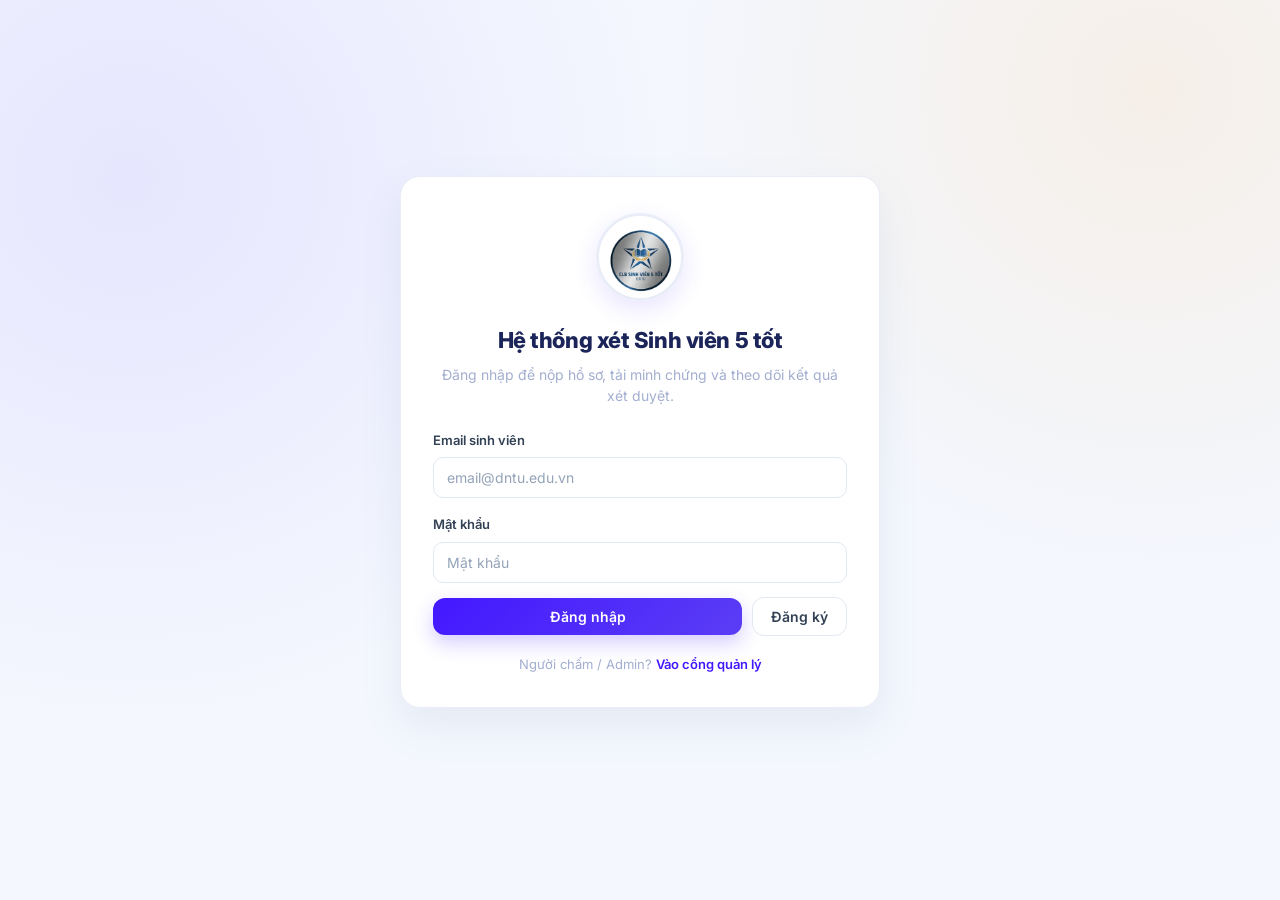
<file: index.html>
<!DOCTYPE html>
<html lang="vi">
<head>
  <meta charset="UTF-8">
  <meta name="viewport" content="width=device-width,initial-scale=1.0">
  <title>Cổng sinh viên — SV5T</title>
  <link rel="preconnect" href="https://fonts.googleapis.com">
  <link rel="preconnect" href="https://fonts.gstatic.com" crossorigin>
  <link href="https://fonts.googleapis.com/css2?family=Inter:wght@400;500;600;700;800&display=swap" rel="stylesheet">
  <link rel="stylesheet" href="assets/sv5t.css">
  <link rel="stylesheet" href="assets/dash-theme.css">
  <link rel="icon" type="image/png" href="assets/logo.png">
</head>
<body data-portal="student" class="dash-body">
<div class="loading" id="loading"><div>Đang xử lý dữ liệu...</div></div>

<div id="authScreen" class="auth-screen">
  <div class="auth-card" id="studentAuthBox">
    <div class="auth-brand">
      <img src="assets/logo.png" alt="CLB Sinh viên 5 tốt DNTU">
      <h1 id="appTitle">Hệ thống xét Sinh viên 5 tốt</h1>
      <p>Đăng nhập để nộp hồ sơ, tải minh chứng và theo dõi kết quả xét duyệt.</p>
    </div>
    <div class="field-grid">
      <div class="field col-12"><label>Email sinh viên</label><input id="s_username" type="email" placeholder="email@dntu.edu.vn" autocomplete="username"></div>
      <div class="field col-12"><label>Mật khẩu</label><input id="s_password" type="password" placeholder="Mật khẩu" autocomplete="current-password"></div>
    </div>
    <div class="toolbar" style="margin-top:14px">
      <button class="btn primary" style="flex:1" onclick="login()">Đăng nhập</button>
      <button class="btn secondary" onclick="toggleRegister()">Đăng ký</button>
    </div>
    <div id="registerBox" style="display:none;margin-top:16px;border-top:1px solid var(--dash-line);padding-top:14px">
      <div class="alert info"><b>Đăng ký:</b> nhập email và mật khẩu ở trên rồi bấm tạo tài khoản.</div>
      <button class="btn primary" onclick="registerStudent()">Tạo tài khoản sinh viên</button>
    </div>
    <div id="studentAuthResult"></div>
    <div class="auth-switch">Người chấm / Admin? <a href="quan-ly.html">Vào cổng quản lý</a></div>
  </div>
</div>

<div id="dashApp" class="dash-app">
  <div class="dash-sidebar-overlay" onclick="closeDashSidebar()"></div>
  <aside class="dash-sidebar">
    <div class="dash-brand">
      <img src="assets/logo.png" alt="Logo">
      <div class="dash-brand-text"><b>SV5T DNTU</b><span>Cổng sinh viên</span></div>
    </div>
    <div id="dashSidebarProfile" class="dash-sidebar-profile"></div>
    <nav class="dash-nav">
      <button type="button" class="dash-nav-item active" onclick="showStudentSection('overview',this)">
        <span class="nav-ico">🏠</span> Tổng quan
      </button>
      <button type="button" class="dash-nav-item" onclick="showStudentSection('application',this)">
        <span class="nav-ico">📄</span> Hồ sơ &amp; minh chứng
      </button>
    </nav>
    <div class="dash-nav-footer">
      <a href="quan-ly.html" class="dash-nav-item"><span class="nav-ico">⚙</span> Cổng quản lý</a>
    </div>
  </aside>

  <div class="dash-center">
    <header class="dash-header">
      <button type="button" class="dash-menu-btn" id="dashMenuBtn" aria-label="Mở menu" onclick="toggleDashSidebar()">☰</button>
      <h1 id="dashPageTitle">Tổng quan</h1>
      <div class="dash-header-actions">
        <button class="btn secondary small" onclick="loadMyApplication()">Tải lại</button>
      </div>
    </header>

    <main class="dash-main">
      <div id="apiStatusBox" style="display:none"></div>

      <div id="studentOverviewSection">
        <div class="dash-panel" id="studentProfileBox">
          <div class="dash-panel-head">
            <div><h2>Hồ sơ sinh viên</h2><div class="desc" id="studentInfoText"></div></div>
          </div>
          <div id="studentDashProfile" class="student-dash-profile"></div>
          <div id="studentStatus"></div>
          <div id="workflowBox"></div>
        </div>
      </div>

      <div id="studentApplicationSection" style="display:none">
        <div class="dash-panel" id="studentApplicationBox">
          <div class="dash-panel-head">
            <div><h2>Thông tin &amp; minh chứng</h2><div class="desc">Nhập thông tin cá nhân và nộp minh chứng theo từng tiêu chí.</div></div>
          </div>
          <div class="quick-cards">
            <div class="quick-card"><div class="icon">1</div><b>Thông tin</b><span>Họ tên, khoa, lớp, liên hệ.</span></div>
            <div class="quick-card"><div class="icon">2</div><b>Minh chứng</b><span>PDF và ảnh theo tiêu chí.</span></div>
            <div class="quick-card"><div class="icon">3</div><b>Nộp hồ sơ</b><span>Gửi chờ người chấm duyệt.</span></div>
            <div class="quick-card"><div class="icon">4</div><b>Kết quả</b><span>Xem đạt / không đạt từng mục.</span></div>
          </div>
          <div class="field-grid">
            <input id="app_schoolYear" type="hidden">
            <div class="field col-6"><label>Họ tên <span class="req">*</span></label><input id="app_fullName" placeholder="Nhập họ và tên"></div>
            <div class="field col-3"><label>Giới tính <span class="req">*</span></label><select id="app_gender"><option value="">Chọn</option><option value="Nam">Nam</option><option value="Nữ">Nữ</option><option value="Khác">Khác</option></select></div>
            <div class="field col-3"><label>Ngày sinh <span class="req">*</span></label><input id="app_birthDate" type="date"></div>
            <div class="field col-3"><label>Dân tộc <span class="req">*</span></label><input id="app_ethnicity" placeholder="VD: Kinh"></div>
            <div class="field col-3"><label>Năm thứ <span class="req">*</span></label><select id="app_yearOfStudy"><option value="">Chọn</option><option value="1">Năm 1</option><option value="2">Năm 2</option><option value="3">Năm 3</option><option value="4">Năm 4</option><option value="5">Khác</option></select></div>
            <div class="field col-3"><label>Khoa <span class="req">*</span></label><select id="app_faculty" onchange="onAppFacultyChange()"><option value="">Chọn khoa</option></select></div>
            <div class="field col-3"><label>Lớp <span class="req">*</span></label><select id="app_className" onchange="onAppClassChange()"><option value="">Chọn lớp</option></select></div>
            <div class="field col-3" id="app_classCustomWrap" style="display:none"><label>Lớp (nhập tay) <span class="req">*</span></label><input id="app_classNameCustom" placeholder="VD: 26DTH1"></div>
            <div class="field col-3"><label>Chức vụ Đoàn, Hội <span class="req">*</span></label><input id="app_unionPosition" placeholder="Đoàn viên"></div>
            <div class="field col-4"><label>Số điện thoại <span class="req">*</span></label><input id="app_phone" placeholder="09xxxxxxxx"></div>
            <div class="field col-8"><label>Ghi chú</label><input id="app_studentNote" placeholder="Ghi chú thêm"></div>
          </div>
          <div class="personal-info-actions toolbar">
            <button type="button" class="btn secondary" id="btnEditPersonal" onclick="togglePersonalEdit(true)">Sửa thông tin</button>
            <button type="button" class="btn secondary" id="btnCancelPersonal" onclick="cancelPersonalEdit()">Hủy sửa</button>
            <button type="button" class="btn primary" id="btnSavePersonal" onclick="savePersonalInfo()">Lưu thông tin cá nhân</button>
          </div>
          <div id="personalInfoResult"></div>
          <div id="editWindowBanner" class="edit-window-banner" style="display:none">
            <div class="edit-window-text" id="editWindowText"></div>
            <div class="toolbar edit-window-actions">
              <button type="button" class="btn secondary" id="btnEditApplication" onclick="toggleApplicationEdit(true)">Sửa hồ sơ</button>
              <button type="button" class="btn secondary" id="btnCancelApplicationEdit" onclick="cancelApplicationEdit()">Hủy sửa</button>
              <button type="button" class="btn primary" id="btnSaveEvidence" onclick="saveApplication(false)">Lưu minh chứng</button>
            </div>
          </div>
          <div id="criteriaContainer"></div>
          <div class="toolbar">
            <button class="btn secondary" id="btnSaveDraft" onclick="saveApplication(false)">Lưu nháp</button>
            <button class="btn primary" id="btnSubmitApp" onclick="saveApplication(true)">Nộp hồ sơ</button>
          </div>
          <div id="applicationResult"></div>
        </div>
      </div>
    </main>
  </div>

  <aside class="dash-aside" id="dashAside"></aside>
</div>

<div class="org" id="orgText" style="display:none"></div>
<script src="assets/sv5t.js"></script>
</body>
</html>
</file>
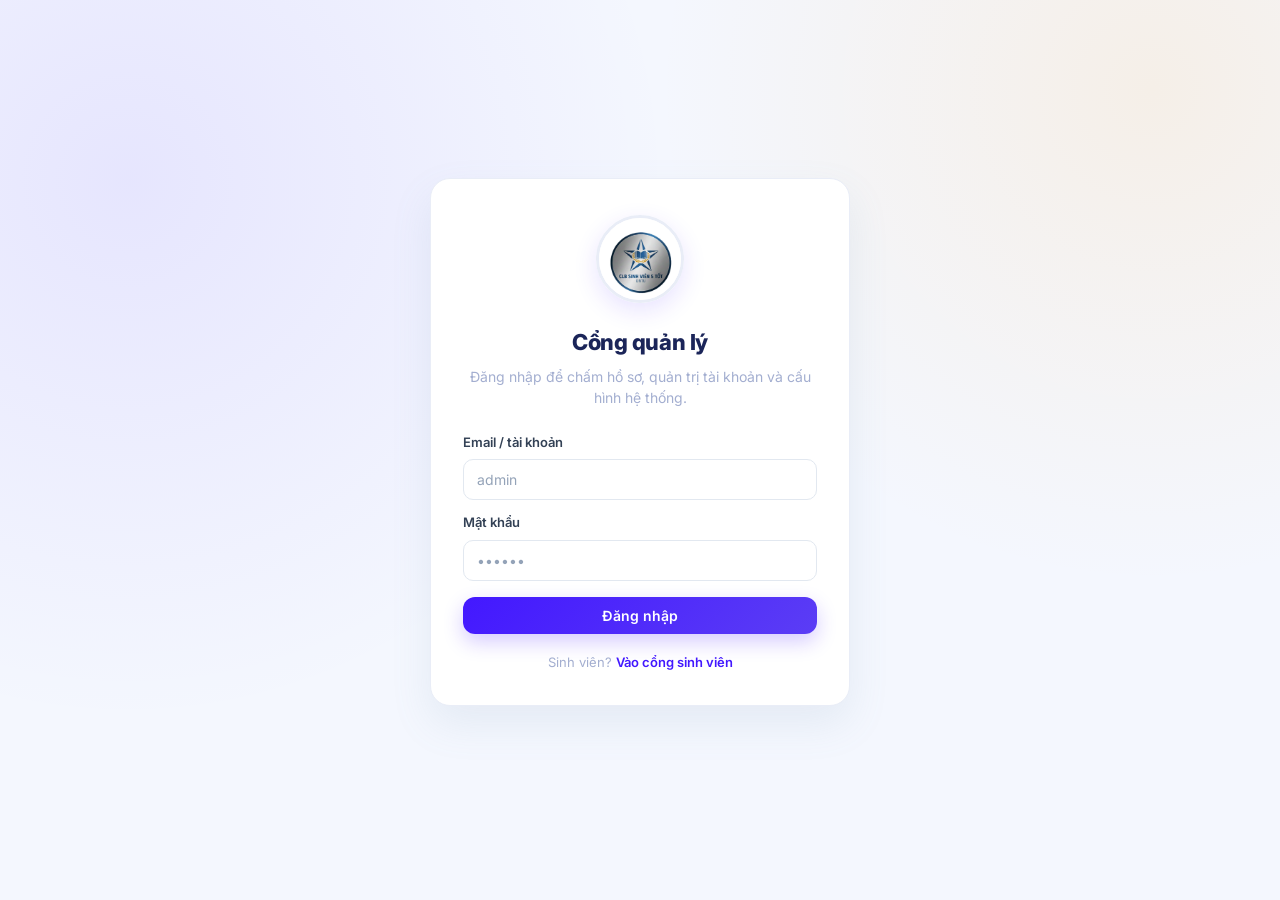
<file: quan-ly.html>
<!DOCTYPE html>
<html lang="vi">
<head>
  <meta charset="UTF-8">
  <meta name="viewport" content="width=device-width,initial-scale=1.0">
  <title>Cổng quản lý — SV5T</title>
  <link rel="preconnect" href="https://fonts.googleapis.com">
  <link rel="preconnect" href="https://fonts.gstatic.com" crossorigin>
  <link href="https://fonts.googleapis.com/css2?family=Inter:wght@400;500;600;700;800&display=swap" rel="stylesheet">
  <link rel="stylesheet" href="assets/sv5t.css">
  <link rel="stylesheet" href="assets/dash-theme.css">
  <link rel="icon" type="image/png" href="assets/logo.png">
</head>
<body data-portal="admin" class="dash-body">
<div class="loading" id="loading"><div>Đang xử lý dữ liệu...</div></div>

<div id="authScreen" class="auth-screen">
  <div class="auth-card" id="reviewerLoginBox">
    <div class="auth-brand">
      <img src="assets/logo.png" alt="CLB Sinh viên 5 tốt DNTU">
      <h1>Cổng quản lý</h1>
      <p>Đăng nhập để chấm hồ sơ, quản trị tài khoản và cấu hình hệ thống.</p>
    </div>
    <label>Email / tài khoản</label>
    <input id="a_username" value="" autocomplete="username" placeholder="admin">
    <label style="margin-top:12px">Mật khẩu</label>
    <input id="a_password" type="password" value="" autocomplete="current-password" placeholder="••••••">
    <button class="btn primary" style="margin-top:16px;width:100%" onclick="login()">Đăng nhập</button>
    <div id="adminAuthResult"></div>
    <div class="auth-switch">Sinh viên? <a href="index.html">Vào cổng sinh viên</a></div>
  </div>
</div>

<div id="dashApp" class="dash-app">
  <div class="dash-sidebar-overlay" onclick="closeDashSidebar()"></div>
  <aside class="dash-sidebar">
    <div class="dash-brand">
      <img src="assets/logo.png" alt="Logo">
      <div class="dash-brand-text"><b>SV5T DNTU</b><span>Quản lý xét duyệt</span></div>
    </div>
    <div id="dashSidebarProfile" class="dash-sidebar-profile"></div>
    <nav class="dash-nav" id="adminTabs">
      <button type="button" class="dash-nav-item active" data-section="applications" onclick="showAdminSection('applications',this)">
        <span class="nav-ico">📋</span> Hồ sơ
      </button>
      <button type="button" class="dash-nav-item" data-section="users" onclick="showAdminSection('users',this)">
        <span class="nav-ico">👥</span> Tài khoản
      </button>
      <button type="button" class="dash-nav-item" data-section="criteria" onclick="showAdminSection('criteria',this)">
        <span class="nav-ico">✓</span> Tiêu chí
      </button>
      <button type="button" class="dash-nav-item" data-section="data" onclick="showAdminSection('data',this)">
        <span class="nav-ico">⚙</span> Cấu hình
      </button>
    </nav>
    <div class="dash-nav-footer">
      <a href="index.html" class="dash-nav-item"><span class="nav-ico">🎓</span> Cổng sinh viên</a>
    </div>
  </aside>

  <div class="dash-center">
    <header class="dash-header">
      <button type="button" class="dash-menu-btn" id="dashMenuBtn" aria-label="Mở menu" onclick="toggleDashSidebar()">☰</button>
      <h1 id="dashPageTitle">Dashboard</h1>
      <div class="dash-search" id="dashSearchWrap">
        <input id="filterQ" placeholder="Tìm MSSV, họ tên, lớp, khoa..." onkeydown="if(event.key==='Enter')loadApplications()">
      </div>
    </header>

    <main class="dash-main">
      <div id="apiStatusBox" style="display:none"></div>

      <div id="reviewerDashboard">
        <div id="statsBox" class="dash-stats"></div>
        <div id="dashCharts" class="dash-grid-2"></div>
        <div class="dash-panel">
          <div class="dash-panel-head">
            <div><h2>Danh sách hồ sơ</h2><div class="desc" id="adminInfoText"></div></div>
          </div>
          <div class="dash-toolbar" id="applicationsToolbar">
            <select id="filterStatus"><option value="">Tất cả trạng thái</option><option value="SUBMITTED">Đã nộp</option><option value="NEED_SUPPLEMENT">Cần bổ sung</option><option value="FINALIZED">Đã chốt</option></select>
            <button class="btn primary small" onclick="loadApplications()">Lọc</button>
            <button class="btn secondary small" onclick="exportResults()">Xuất Excel</button>
            <button class="btn primary small" onclick="exportResultsPdf()">Xuất PDF</button>
          </div>
          <div id="applicationList"></div>
        </div>
      </div>

      <div id="userManageBox" class="dash-panel" style="display:none"></div>
      <div id="criteriaManageBox" class="dash-panel" style="display:none"></div>
      <div id="dataToolsBox" class="dash-panel" style="display:none"></div>
      <div id="detailBox" class="dash-panel detail-review-panel" style="display:none"></div>
    </main>
  </div>

  <aside class="dash-aside" id="dashAside"></aside>
</div>

<script src="assets/sv5t.js"></script>
</body>
</html>
</file>
<file: assets/sv5t.css>
﻿:root{
      --bg:#f0f4f8;--paper:#fff;--ink:#0f172a;--muted:#64748b;--line:#e2e8f0;
      --navy:#0c2340;--navy2:#081829;--accent:#1d4ed8;--accent2:#2563eb;
      --blue:#0284c7;--sky:#0ea5e9;--green:#059669;--red:#dc2626;--amber:#d97706;
      --blueBg:#eff6ff;--greenBg:#ecfdf5;--redBg:#fef2f2;--amberBg:#fff7ed;--soft:#f8fafc;
      --shadow:0 1px 3px rgba(15,23,42,.06),0 8px 24px rgba(15,23,42,.08);
      --radius:12px;--radius-lg:16px;
      --font:"Inter",system-ui,-apple-system,"Segoe UI",Roboto,sans-serif
    }
    *{box-sizing:border-box}
    html{scroll-behavior:smooth}
    body{margin:0;background:var(--bg);font-family:var(--font);color:var(--ink);line-height:1.6;-webkit-font-smoothing:antialiased;text-rendering:optimizeLegibility}
    a{color:var(--accent);text-decoration:none;font-weight:600;transition:color .15s}
    a:hover{color:var(--navy)}
    .app{max-width:1440px;width:100%;margin:0 auto;padding:20px 16px 32px}
    .shell{background:var(--paper);border:1px solid var(--line);border-radius:var(--radius-lg);box-shadow:var(--shadow);overflow:hidden}
    .topbar{min-height:56px;background:linear-gradient(135deg,var(--navy) 0%,#163a6b 100%);color:#fff;display:flex;align-items:center;gap:14px;padding:0 24px;font-size:13px}
    .brand-mark{width:40px;height:40px;border-radius:50%;background:#fff;display:flex;align-items:center;justify-content:center;flex-shrink:0;overflow:hidden;border:2px solid rgba(255,255,255,.35);box-shadow:0 2px 8px rgba(0,0,0,.15);text-decoration:none}
    .brand-mark img{width:100%;height:100%;object-fit:cover;display:block}
    .topbar-title{font-weight:600;font-size:14px;letter-spacing:.01em}.topbar-spacer{flex:1}
    .topbar-user{font-size:13px;font-weight:500;padding:6px 12px;background:rgba(255,255,255,.1);border-radius:999px;border:1px solid rgba(255,255,255,.15)}
    .portal-switch a{color:rgba(255,255,255,.92);font-size:12px;font-weight:600;padding:6px 12px;border-radius:999px;border:1px solid rgba(255,255,255,.22);background:rgba(255,255,255,.08);white-space:nowrap}
    .portal-switch a:hover{color:#fff;background:rgba(255,255,255,.16)}
    .hero-portal-badge{display:inline-block;margin-bottom:8px;font-size:11px;font-weight:800;color:var(--accent);text-transform:uppercase;letter-spacing:.1em;background:var(--blueBg);border:1px solid #bfdbfe;padding:5px 12px;border-radius:999px}
    #reviewerLoginBox .box-title h2::before{background-image:url('logo.png');background-size:cover;background-position:center;border-color:#c7d2fe}
    .masthead{text-align:center;padding:28px 32px 20px;background:linear-gradient(180deg,#fff 0%,#f8fafc 100%);border-bottom:1px solid var(--line);position:relative}
    .masthead-logo{width:104px;height:104px;margin:0 auto 16px;border-radius:50%;overflow:hidden;border:3px solid #e2e8f0;box-shadow:0 6px 20px rgba(15,23,42,.1);background:#fff}
    .masthead-logo img{width:100%;height:100%;object-fit:cover;display:block}
    .masthead::after{content:"";position:absolute;bottom:0;left:50%;transform:translateX(-50%);width:80px;height:3px;background:linear-gradient(90deg,var(--accent),var(--sky));border-radius:999px}
    .org-badge{display:inline-block;font-size:11px;font-weight:700;letter-spacing:.12em;text-transform:uppercase;color:var(--accent);background:var(--blueBg);border:1px solid #bfdbfe;padding:5px 14px;border-radius:999px;margin-bottom:14px}
    .org{font-weight:700;font-size:15px;line-height:1.7;color:var(--navy);letter-spacing:.04em;text-transform:uppercase}
    .underline{display:none}
    .hero{padding:32px 32px 28px;background:#fff;border-bottom:1px solid var(--line);text-align:center}
    .hero h1{margin:0;color:var(--navy);font-size:clamp(22px,3vw,28px);font-weight:800;letter-spacing:-.02em;line-height:1.3}
    .hero p{margin:12px auto 0;max-width:640px;color:var(--muted);font-size:15px;line-height:1.65}
    .nav-wrap{padding:16px 24px;background:var(--soft);border-bottom:1px solid var(--line)}
    .tabs{display:inline-flex;gap:4px;padding:4px;background:#e2e8f0;border-radius:12px;border:1px solid var(--line)}
    .tab{border:0;background:transparent;color:var(--muted);border-radius:9px;padding:10px 22px;font-weight:600;font-size:14px;cursor:pointer;transition:all .2s;font-family:inherit}
    .tab:hover{color:var(--navy);background:rgba(255,255,255,.6)}
    .tab.active{background:#fff;color:var(--navy);box-shadow:0 1px 3px rgba(15,23,42,.08)}
    #apiStatusBox{margin:0!important;padding:0 24px}
    .content{padding:28px 28px 36px;overflow-x:hidden;background:#fafbfc}
    .panel{display:none}.panel.active{display:block}
    .grid{display:grid;grid-template-columns:repeat(12,1fr);gap:16px}
    .col-12{grid-column:span 12}.col-8{grid-column:span 8}.col-7{grid-column:span 7}.col-6{grid-column:span 6}.col-5{grid-column:span 5}.col-4{grid-column:span 4}.col-3{grid-column:span 3}
    .box{background:#fff;border:1px solid var(--line);border-radius:var(--radius-lg);padding:24px;box-shadow:0 1px 2px rgba(15,23,42,.04)}
    .box-title{display:flex;align-items:flex-start;justify-content:space-between;gap:16px;border-bottom:1px solid var(--line);padding-bottom:16px;margin-bottom:20px}
    .box-title h2,.box-title h3{margin:0;color:var(--navy);font-size:20px;font-weight:700;letter-spacing:-.01em}
    .desc{margin-top:6px;color:var(--muted);font-size:14px;line-height:1.55}
    label{display:block;margin:0 0 7px;font-weight:600;font-size:13px;color:#334155}
    input,select,textarea{width:100%;border:1px solid var(--line);border-radius:10px;background:#fff;padding:11px 13px;font-size:14px;outline:none;font-family:inherit;color:var(--ink);transition:border-color .15s,box-shadow .15s}
    textarea{min-height:88px;resize:vertical}
    input:focus,select:focus,textarea:focus{border-color:var(--accent);box-shadow:0 0 0 3px rgba(37,99,235,.12)}
    input::placeholder,textarea::placeholder{color:#94a3b8}
    .field-grid{display:grid;grid-template-columns:repeat(12,1fr);gap:16px}.field.col-12{grid-column:span 12}.field.col-8{grid-column:span 8}.field.col-6{grid-column:span 6}.field.col-4{grid-column:span 4}.field.col-3{grid-column:span 3}
    .req{color:var(--red)}.muted{font-size:13px;color:var(--muted)}.small{font-size:12px}
    .btn{border:0;border-radius:10px;padding:10px 18px;font-weight:600;font-size:14px;cursor:pointer;display:inline-flex;align-items:center;justify-content:center;gap:8px;font-family:inherit;transition:transform .12s,box-shadow .15s,background .15s}
    .btn:hover:not(:disabled){transform:translateY(-1px);box-shadow:0 4px 12px rgba(15,23,42,.12)}
    .btn.primary{background:linear-gradient(135deg,var(--navy),#1e4976);color:#fff}.btn.primary:hover:not(:disabled){background:linear-gradient(135deg,var(--navy2),var(--navy))}
    .btn.secondary{background:#fff;color:#334155;border:1px solid var(--line)}.btn.secondary:hover:not(:disabled){background:var(--soft);border-color:#cbd5e1}
    .btn.ok{background:var(--green);color:#fff}.btn.bad{background:var(--red);color:#fff}.btn.warn{background:var(--amber);color:#fff}.btn.blue{background:var(--accent2);color:#fff}.btn.small{font-size:12px;padding:7px 12px}.btn:disabled{opacity:.55;cursor:not-allowed;transform:none!important;box-shadow:none!important}
    .toolbar{display:flex;gap:10px;flex-wrap:wrap;align-items:center}.toolbar input,.toolbar select{max-width:320px}
    .personal-info-actions{
      margin:4px 0 16px;
      padding:12px 0 4px;
      border-bottom:1px solid var(--line);
    }
    .edit-window-banner{
      margin:12px 0 14px;
      padding:14px 16px;
      border-radius:14px;
      border:1px solid #fcd34d;
      background:linear-gradient(180deg,#fffbeb 0%,#fff7ed 100%);
    }
    .edit-window-banner.is-editing{
      border-color:#86efac;
      background:linear-gradient(180deg,#ecfdf5 0%,#f0fdf4 100%);
    }
    .edit-window-text{
      color:#92400e;
      font-size:14px;
      line-height:1.55;
      margin-bottom:10px;
    }
    .edit-window-banner.is-editing .edit-window-text{color:#166534}
    .edit-window-actions{margin:0}
    .field input.field-locked,
    .field select.field-locked,
    .field textarea.field-locked{
      background:#f8fafc;
      color:#475569;
      cursor:not-allowed;
    }
    .alert{border-radius:var(--radius);padding:14px 16px;margin:14px 0;font-size:14px;line-height:1.55;border-left:4px solid}
    .alert.info{background:var(--blueBg);border-color:var(--accent);color:#1e40af}.alert.ok{background:var(--greenBg);border-color:var(--green);color:#065f46}.alert.bad{background:var(--redBg);border-color:var(--red);color:#991b1b}.alert.warn{background:var(--amberBg);border-color:var(--amber);color:#9a3412}
    .pill{display:inline-flex;align-items:center;border-radius:999px;padding:4px 11px;font-size:11px;font-weight:700;letter-spacing:.02em;background:#f1f5f9;color:#475569;white-space:nowrap;border:1px solid transparent}
    .pill.ok{background:var(--greenBg);color:#065f46;border-color:#a7f3d0}.pill.bad{background:var(--redBg);color:#991b1b;border-color:#fecaca}.pill.warn{background:var(--amberBg);color:#9a3412;border-color:#fed7aa}.pill.blue{background:var(--blueBg);color:#1d4ed8;border-color:#bfdbfe}.pill.navy{background:#e8eef7;color:var(--navy);border-color:#c7d7ef}
    #studentAuthBox,#reviewerLoginBox{grid-column:1/-1;width:100%;max-width:480px;justify-self:center;margin:8px auto 24px}
    #reviewerLoginBox{max-width:420px}
    #studentAuthBox .box-title,#reviewerLoginBox .box-title{display:block;text-align:center}
    #studentAuthBox .box-title h2::before,#reviewerLoginBox .box-title h2::before{content:"";display:block;width:72px;height:72px;margin:0 auto 14px;background:url('logo.png') center/cover no-repeat;border-radius:50%;border:2px solid #bfdbfe;box-shadow:0 4px 14px rgba(15,23,42,.08)}
    table{width:100%;border-collapse:separate;border-spacing:0;background:#fff;border:1px solid var(--line);border-radius:var(--radius);overflow:hidden}
    th,td{padding:12px 14px;border-bottom:1px solid var(--line);font-size:13px;vertical-align:top}
    tr:last-child td{border-bottom:0}
    th{background:#f8fafc;color:#475569;text-transform:uppercase;font-size:11px;font-weight:700;letter-spacing:.06em;text-align:center;border-bottom:1px solid var(--line)}
    .criteria-table{border-collapse:collapse;margin:14px 0 22px}
    .criteria-table th{position:sticky;top:0;z-index:2}
    .group-cell{background:#f8fafc;color:var(--navy);font-weight:800;text-align:center;vertical-align:middle;min-width:140px}
    .order-cell{text-align:center;color:#475569;font-weight:700;white-space:nowrap}
    .criterion-title{font-weight:700;color:#111827}.criterion-help{margin-top:4px;color:var(--muted);font-size:12px}
    .auto-note{background:var(--blueBg);border:1px solid #bae6fd;border-radius:8px;padding:8px;color:#075985}
    .evidence-panel{border:1px dashed #cbd5e1;background:#fcfdff;border-radius:10px;padding:12px;min-width:320px}
    .evidence-upload-grid{display:grid;grid-template-columns:1fr 1fr;gap:10px;margin-top:10px}
    .ev-kind-box{border:1px solid var(--line);border-radius:10px;padding:10px;background:#fff}
    .ev-kind-head{display:flex;justify-content:space-between;align-items:center;margin-bottom:8px;font-size:13px}
    .ev-kind-head b{color:var(--navy)}
    .file-tag{font-size:11px;font-weight:700;padding:2px 8px;border-radius:999px;background:#eef2ff;color:#3730a3}
    .file-tag.pdf{background:#fef2f2;color:#991b1b}
    .file-tag.image{background:#ecfdf5;color:#065f46}
    .review-level-box{border:1px solid var(--line);border-radius:10px;padding:10px;margin:8px 0;background:#fafbfc}
    .review-level-label{font-size:12px;font-weight:800;color:var(--navy);margin-bottom:8px;text-transform:uppercase;letter-spacing:.04em}

    /* Admin chấm hồ sơ */
    #detailBox.detail-review-panel.is-open{margin-top:0}
    .detail-review-head{margin-bottom:12px}
    .detail-review-head .box-title{margin-bottom:10px}
    .detail-review-summary{margin:0}
    .admin-review-scroll{
      max-height:min(68vh,780px);
      overflow:auto;
      margin:0 0 16px;
    }
    .admin-review-table{
      min-width:960px;
      table-layout:fixed;
    }
    .admin-review-table th:nth-child(1){width:48px}
    .admin-review-table th:nth-child(2){width:120px}
    .admin-review-table th:nth-child(3){width:22%}
    .admin-review-table th:nth-child(4){width:24%}
    .admin-review-table .review-col-head{min-width:168px;width:168px}
    .admin-review-table .review-col{
      vertical-align:top;
      min-width:168px;
      width:168px;
      padding:10px 8px;
    }
    .admin-review-table .evidence-cell{
      word-break:break-word;
      overflow-wrap:anywhere;
      font-size:13px;
    }
    .review-compact{
      border:1px solid var(--line);
      border-radius:12px;
      padding:10px;
      background:#fafbfc;
      min-width:0;
    }
    .review-compact-head{
      display:flex;align-items:center;justify-content:space-between;gap:6px;
      margin-bottom:8px;flex-wrap:wrap;
    }
    .review-level-tag{
      font-size:10px;font-weight:800;text-transform:uppercase;
      letter-spacing:.04em;color:var(--muted);
    }
    .review-note-label{
      display:block;font-size:11px;font-weight:700;color:var(--muted);margin-bottom:4px;
    }
    .review-note{
      width:100%;min-height:52px;max-height:120px;resize:vertical;
      border:1px solid var(--line);border-radius:8px;padding:8px 10px;
      font-size:12px;line-height:1.45;box-sizing:border-box;
    }
    .review-compact-actions{
      display:flex;flex-wrap:wrap;gap:6px;margin-top:8px;
    }
    .review-compact-actions .btn{
      flex:1 1 auto;min-width:0;padding:6px 8px;font-size:12px;
    }
    .review-compact-actions .btn.primary{flex:1 1 100%}
    .review-status-btn.active{
      box-shadow:inset 0 0 0 2px rgba(15,23,42,.25);
      transform:translateY(-1px);
    }
    .review-auto-cell{font-size:13px;padding:12px}
    .detail-finalize{
      margin-top:4px;padding:16px;border:1px solid var(--line);
      border-radius:14px;background:#fff;
    }
    .detail-finalize h3{margin:0 0 10px;font-size:16px}
    .review-final-note{
      width:100%;max-width:640px;padding:10px 12px;border-radius:10px;
      border:1px solid var(--line);margin-bottom:10px;box-sizing:border-box;
    }
    .detail-finalize-actions{margin-top:8px}
    .level-col-head{font-size:11px;line-height:1.3}
    .evidence-tools{display:flex;gap:8px;align-items:center;justify-content:space-between;margin-bottom:8px}
    .evidence-row{border:1px solid #dbe3ef;background:#fff;border-radius:10px;padding:10px;margin:8px 0}
    .evidence-row-head{display:flex;justify-content:space-between;gap:8px;align-items:center;margin-bottom:8px}
    .mc-badge{font-weight:800;color:#075985;background:#e0f2fe;border-radius:999px;padding:4px 8px;font-size:12px}
    .file-disabled{background:#f1f5f9;color:#64748b}
    .existing-files{margin:8px 0 0;padding-left:18px}.existing-files li{margin:5px 0}
    .stats{display:grid;grid-template-columns:repeat(6,1fr);gap:12px;margin:16px 0}
    .stat{border:1px solid var(--line);border-radius:var(--radius);padding:16px;background:#fff;transition:box-shadow .15s}
    .stat:hover{box-shadow:0 4px 12px rgba(15,23,42,.06)}
    .stat .num{font-size:26px;font-weight:800;color:var(--navy);letter-spacing:-.02em;line-height:1}
    .stat .label{font-size:12px;color:var(--muted);margin-top:6px;font-weight:500}
    .loading{position:fixed;inset:0;background:rgba(15,23,42,.4);backdrop-filter:blur(4px);display:none;align-items:center;justify-content:center;z-index:9999}
    .loading.active{display:flex}
    .loading div{background:#fff;border-radius:var(--radius-lg);padding:24px 32px;font-weight:600;font-size:15px;box-shadow:var(--shadow);display:flex;align-items:center;gap:14px;color:var(--navy)}
    .loading div::before{content:"";width:22px;height:22px;border:3px solid #e2e8f0;border-top-color:var(--accent);border-radius:50%;animation:spin .7s linear infinite}
    @keyframes spin{to{transform:rotate(360deg)}}
    .footer{text-align:center;color:var(--muted);font-size:13px;padding:20px 24px 24px;background:var(--soft);border-top:1px solid var(--line)}

    body,input,select,textarea,button,table,td,th{font-family:var(--font)}
    .criteria-table td,.criteria-table th{
      white-space:normal;
      word-break:normal;
      overflow-wrap:break-word;
      line-height:1.65;
    }
    .criteria-table td:nth-child(3){
      min-width:420px;
    }
    .criterion-title{
      font-size:14px;
      line-height:1.65;
      font-weight:700;
      word-break:normal;
      overflow-wrap:break-word;
    }
    .raw-criterion{
      display:block;
      padding:2px 0;
    }

    .criteria-table{
      min-width:1680px;
      table-layout:auto;
    }
    .criteria-section-row td{
      background:#f8fafc;
      color:#0f3a66;
      font-weight:800;
      font-size:14px;
      padding:9px 12px;
      border-top:2px solid #d7dde7;
      border-bottom:1px solid #d7dde7;
    }
    .criteria-section-title{
      display:flex;
      align-items:center;
      gap:8px;
    }
    .criteria-section-title::before{background:var(--accent)}
    .criteria-table td:nth-child(3){
      min-width:480px;
    }
    .criteria-table td:nth-child(4){
      min-width:260px;
    }
    .criteria-table td:nth-child(5){
      min-width:430px;
    }

    /* Bảng tiêu chí: cuộn ngang/dọc trong khung cố định, không cần kéo xuống cuối trang */
    .table-scroll{
      width:100%;
      max-width:100%;
      overflow-x:auto;
      overflow-y:visible;
      -webkit-overflow-scrolling:touch;
      border:1px solid var(--line);
      border-radius:12px;
      background:#fff;
      margin:14px 0 22px;
    }
    .table-scroll.criteria-scroll{
      max-height:min(72vh,860px);
      overflow:auto;
      overscroll-behavior:contain;
      scrollbar-gutter:stable;
    }
    .table-scroll .criteria-table{
      margin:0;
      width:100%;
      min-width:1680px;
      border:0;
    }
    .table-scroll.criteria-scroll .criteria-table thead th{
      position:sticky;
      top:0;
      z-index:4;
      box-shadow:0 1px 0 var(--line);
    }
    .table-scroll.criteria-scroll .criteria-table th.level-col-head,
    .table-scroll.criteria-scroll .criteria-table td:nth-child(n+6){
      background:#fff;
    }
    .table-scroll.criteria-scroll .criteria-table thead th.level-col-head{
      background:#f1f5f9;
    }
    .table-scroll::-webkit-scrollbar{height:10px}
    .table-scroll::-webkit-scrollbar-track{background:#eef2f7;border-radius:999px}
    .table-scroll::-webkit-scrollbar-thumb{background:#94a3b8;border-radius:999px}
    .criteria-table th,
    .criteria-table td{
      vertical-align:top;
    }
    .criteria-table th:nth-child(1){width:54px}
    .criteria-table th:nth-child(2){width:145px}
    .criteria-table th:nth-child(3){width:38%}
    .criteria-table th:nth-child(4){width:22%}
    .criteria-table th:nth-child(5){width:30%}
    .criteria-section-row td{
      background:#f8fafc;
    }
    .evidence-panel{
      min-width:0;
      width:100%;
    }
    .evidence-tools{
      flex-wrap:wrap;
    }
    .existing-files{
      word-break:normal;
      overflow-wrap:anywhere;
    }
    @media(max-width:980px){
      .col-8,.col-7,.col-6,.col-5,.col-4,.col-3,.field.col-8,.field.col-6,.field.col-4,.field.col-3{grid-column:span 12}
      .stats{grid-template-columns:repeat(2,1fr)}
      .criteria-table{display:block;overflow-x:auto;white-space:normal}
    }
  

    /* Cột kết quả và lý do duyệt */
    .result-cell{min-width:120px;text-align:center;vertical-align:middle}
    .reason-cell{min-width:240px;color:#334155;font-size:13px;line-height:1.55;white-space:normal;overflow-wrap:anywhere}
    .reason-cell .reason-empty{color:#94a3b8;font-style:italic}
    .supplement-hint{margin-top:8px;color:#9a3412;background:#fff7ed;border:1px solid #fed7aa;border-radius:8px;padding:7px 9px;font-size:12px;font-weight:700}
    .criteria-table th:nth-child(6){width:120px}
    .criteria-table th:nth-child(7){width:240px}


    /* UI trực quan hơn */
    .quick-cards{
      display:grid;
      grid-template-columns:repeat(4,1fr);
      gap:12px;
      margin:12px 0 16px;
    }
    .quick-card{
      border:1px solid var(--line);background:#fff;border-radius:var(--radius);padding:18px;
      box-shadow:0 1px 2px rgba(15,23,42,.04);transition:box-shadow .15s,border-color .15s
    }
    .quick-card:hover{box-shadow:0 6px 16px rgba(15,23,42,.07);border-color:#cbd5e1}
    .quick-card .icon{
      width:40px;height:40px;border-radius:11px;display:flex;align-items:center;justify-content:center;
      background:linear-gradient(135deg,var(--blueBg),#dbeafe);color:var(--accent);font-weight:800;font-size:15px;margin-bottom:12px;border:1px solid #bfdbfe
    }
    .quick-card b{display:block;color:var(--navy);margin-bottom:6px;font-size:14px;font-weight:700}
    .quick-card span{font-size:13px;color:var(--muted);line-height:1.5}
    .admin-tabs{display:flex;gap:6px;flex-wrap:wrap;margin:16px 0;padding:4px;background:#e2e8f0;border-radius:12px;border:1px solid var(--line);width:fit-content;max-width:100%}
    .admin-tab-btn{
      border:0;background:transparent;color:var(--muted);padding:9px 16px;border-radius:9px;
      font-weight:600;font-size:13px;cursor:pointer;font-family:inherit;transition:all .15s
    }
    .admin-tab-btn:hover{color:var(--navy);background:rgba(255,255,255,.5)}
    .admin-tab-btn.active{background:#fff;color:var(--navy);box-shadow:0 1px 3px rgba(15,23,42,.08)}
    .danger-zone{
      border:1px solid #fecaca;background:#fff7f7;border-radius:14px;padding:16px;margin-top:12px;
    }
    .danger-zone h3{margin:0 0 8px;color:#991b1b}
    .account-actions{display:flex;gap:6px;flex-wrap:wrap}

    /* Danh sách hồ sơ admin — responsive */
    .app-list-scroll{
      margin-top:4px;
      border-radius:16px;
      -webkit-overflow-scrolling:touch;
    }
    .app-list-table{
      width:100%;
      min-width:880px;
      table-layout:fixed;
    }
    .app-list-table th:nth-child(1){width:22%}
    .app-list-table th:nth-child(2){width:18%}
    .app-list-table th:nth-child(3){width:16%}
    .app-list-table th:nth-child(4){width:14%}
    .app-list-table th:nth-child(5){width:10%}
    .app-list-table th:nth-child(6){width:20%}
    .app-list-table .app-id{
      display:block;
      word-break:break-all;
      overflow-wrap:anywhere;
      font-size:12px;
      line-height:1.35;
    }
    .app-list-table .app-updated{
      display:block;
      margin-top:4px;
      font-size:11px;
    }
    .app-list-table .app-name{display:block;font-weight:600;color:var(--navy)}
    .app-list-table td span.muted{display:block;margin-top:2px}
    .app-list-table .app-col-status .pill{display:inline-block;margin:2px 4px 2px 0}
    .app-row-actions{
      display:flex;
      flex-direction:row;
      gap:8px;
      flex-wrap:nowrap;
      justify-content:flex-end;
    }
    .app-row-actions .btn{
      flex:1 1 0;
      min-width:0;
      white-space:nowrap;
    }

    @media(max-width:900px){
      .app-list-table{min-width:760px}
    }

    @media(max-width:768px){
      .app-list-scroll{
        overflow:visible;
        border:0;
        background:transparent;
      }
      .app-list-table{
        display:block;
        min-width:0;
        width:100%;
        border:0;
        background:transparent;
        overflow:visible;
        border-radius:0;
      }
      .app-list-table thead{display:none}
      .app-list-table tbody{
        display:flex;
        flex-direction:column;
        gap:12px;
      }
      .app-list-table tr{
        display:block;
        background:#fff;
        border:1px solid var(--line);
        border-radius:16px;
        padding:14px 16px;
        box-shadow:0 8px 20px rgba(112,144,176,.08);
      }
      .app-list-table tr td{
        display:flex;
        align-items:flex-start;
        justify-content:space-between;
        gap:12px;
        padding:10px 0;
        border-bottom:1px solid var(--line);
        text-align:right;
      }
      .app-list-table tr td:last-child{
        border-bottom:0;
        padding-bottom:0;
      }
      .app-list-table tr td:first-child{padding-top:0}
      .app-list-table tr td::before{
        content:attr(data-label);
        flex:0 0 38%;
        max-width:42%;
        text-align:left;
        font-size:11px;
        font-weight:700;
        text-transform:uppercase;
        letter-spacing:.04em;
        color:var(--muted);
        line-height:1.4;
        padding-top:2px;
      }
      .app-list-table tr td.app-col-id,
      .app-list-table tr td.app-col-actions{
        flex-direction:column;
        align-items:stretch;
        text-align:left;
      }
      .app-list-table tr td.app-col-id::before,
      .app-list-table tr td.app-col-actions::before{margin-bottom:4px}
      .app-row-actions{
        flex-direction:row;
        width:100%;
        justify-content:stretch;
      }
      .app-row-actions .btn{
        flex:1;
        min-height:40px;
      }
    }

    @media(max-width:480px){
      .app-row-actions{flex-direction:column}
      .app-row-actions .btn{width:100%;flex:1 1 auto}
    }

    /* Quản lý tài khoản admin — responsive */
    .user-form-panel{
      background:#f8fafc;
      border:1px solid var(--line);
      border-radius:16px;
      padding:18px 18px 16px;
      margin-bottom:20px;
    }
    .user-form-title{
      margin:0 0 14px;
      font-size:15px;
      font-weight:800;
      color:var(--navy);
    }
    .user-form-actions{
      display:flex;
      gap:10px;
      margin-top:14px;
      padding-top:14px;
      border-top:1px solid var(--line);
    }
    .user-form-actions .btn{min-height:42px;padding:0 20px}
    .user-list-head{
      display:flex;
      align-items:center;
      justify-content:space-between;
      gap:12px;
      margin:0 0 12px;
      flex-wrap:wrap;
    }
    .user-list-head h3{
      margin:0;
      font-size:15px;
      font-weight:800;
      color:var(--navy);
    }
    .user-list-count{
      font-size:12px;
      font-weight:700;
      color:var(--muted);
      background:#f1f5f9;
      padding:6px 12px;
      border-radius:999px;
    }
    .user-list-scroll{
      margin-top:4px;
      border-radius:16px;
      -webkit-overflow-scrolling:touch;
    }
    .user-list-table{
      width:100%;
      min-width:920px;
      table-layout:fixed;
    }
    .user-list-table th:nth-child(1){width:20%}
    .user-list-table th:nth-child(2){width:16%}
    .user-list-table th:nth-child(3){width:10%}
    .user-list-table th:nth-child(4){width:18%}
    .user-list-table th:nth-child(5){width:12%}
    .user-list-table th:nth-child(6){width:24%}
    .user-list-table .user-login{
      display:block;
      word-break:break-all;
      overflow-wrap:anywhere;
      font-size:12px;
      line-height:1.35;
    }
    .user-list-table .user-email{
      display:block;
      margin-top:4px;
      font-size:11px;
    }
    .user-list-table .user-col-name,
    .user-list-table .user-col-faculty{
      word-break:break-word;
      overflow-wrap:anywhere;
    }
    .user-row-actions{
      display:grid;
      grid-template-columns:1fr 1fr;
      gap:6px;
      width:100%;
    }
    .user-row-actions .btn{
      min-width:0;
      white-space:nowrap;
      padding-left:8px;
      padding-right:8px;
      font-size:11px;
    }

    @media(max-width:900px){
      .user-list-table{min-width:800px}
    }

    @media(max-width:768px){
      .user-form-panel{padding:14px}
      .user-form-actions .btn{flex:1}
      .user-list-scroll{
        overflow:visible;
        border:0;
        background:transparent;
      }
      .user-list-table{
        display:block;
        min-width:0;
        width:100%;
        border:0;
        background:transparent;
        overflow:visible;
        border-radius:0;
      }
      .user-list-table thead{display:none}
      .user-list-table tbody{
        display:flex;
        flex-direction:column;
        gap:12px;
      }
      .user-list-table tr{
        display:block;
        background:#fff;
        border:1px solid var(--line);
        border-radius:16px;
        padding:14px 16px;
        box-shadow:0 8px 20px rgba(112,144,176,.08);
      }
      .user-list-table tr td{
        display:flex;
        align-items:flex-start;
        justify-content:space-between;
        gap:12px;
        padding:10px 0;
        border-bottom:1px solid var(--line);
        text-align:right;
      }
      .user-list-table tr td:last-child{
        border-bottom:0;
        padding-bottom:0;
      }
      .user-list-table tr td:first-child{padding-top:0}
      .user-list-table tr td::before{
        content:attr(data-label);
        flex:0 0 38%;
        max-width:42%;
        text-align:left;
        font-size:11px;
        font-weight:700;
        text-transform:uppercase;
        letter-spacing:.04em;
        color:var(--muted);
        line-height:1.4;
        padding-top:2px;
      }
      .user-list-table tr td.user-col-login,
      .user-list-table tr td.user-col-actions{
        flex-direction:column;
        align-items:stretch;
        text-align:left;
      }
      .user-list-table tr td.user-col-login::before,
      .user-list-table tr td.user-col-actions::before{margin-bottom:4px}
      .user-row-actions{
        grid-template-columns:1fr 1fr;
        gap:8px;
      }
      .user-row-actions .btn{
        min-height:40px;
        font-size:12px;
      }
    }

    @media(max-width:480px){
      .user-row-actions{grid-template-columns:1fr}
      .user-row-actions .btn{width:100%}
    }

    /* Quản lý tiêu chí admin — responsive */
    .crit-list-scroll{
      margin-top:4px;
      border-radius:16px;
      -webkit-overflow-scrolling:touch;
    }
    .crit-list-table{
      width:100%;
      min-width:900px;
      table-layout:fixed;
    }
    .crit-list-table th:nth-child(1){width:18%}
    .crit-list-table th:nth-child(2){width:28%}
    .crit-list-table th:nth-child(3){width:14%}
    .crit-list-table th:nth-child(4){width:12%}
    .crit-list-table th:nth-child(5){width:12%}
    .crit-list-table th:nth-child(6){width:16%}
    .crit-group-name{display:block;font-weight:700;color:var(--navy)}
    .crit-group-id{display:block;margin-top:4px;font-size:11px}
    .crit-col-label{word-break:break-word;overflow-wrap:anywhere}
    .crit-row-actions{
      display:grid;
      grid-template-columns:1fr 1fr;
      gap:6px;
      width:100%;
    }
    .crit-row-actions .btn{
      min-width:0;
      white-space:nowrap;
      font-size:11px;
      padding-left:8px;
      padding-right:8px;
    }
    .crit-row-actions .btn.bad{grid-column:1/-1}

    @media(max-width:900px){
      .crit-list-table{min-width:780px}
    }

    @media(max-width:768px){
      .crit-list-scroll{
        overflow:visible;
        border:0;
        background:transparent;
      }
      .crit-list-table{
        display:block;
        min-width:0;
        width:100%;
        border:0;
        background:transparent;
        overflow:visible;
        border-radius:0;
      }
      .crit-list-table thead{display:none}
      .crit-list-table tbody{
        display:flex;
        flex-direction:column;
        gap:12px;
      }
      .crit-list-table tr{
        display:block;
        background:#fff;
        border:1px solid var(--line);
        border-radius:16px;
        padding:14px 16px;
        box-shadow:0 8px 20px rgba(112,144,176,.08);
      }
      .crit-list-table tr td{
        display:flex;
        align-items:flex-start;
        justify-content:space-between;
        gap:12px;
        padding:10px 0;
        border-bottom:1px solid var(--line);
        text-align:right;
      }
      .crit-list-table tr td:last-child{
        border-bottom:0;
        padding-bottom:0;
      }
      .crit-list-table tr td:first-child{padding-top:0}
      .crit-list-table tr td::before{
        content:attr(data-label);
        flex:0 0 38%;
        max-width:42%;
        text-align:left;
        font-size:11px;
        font-weight:700;
        text-transform:uppercase;
        letter-spacing:.04em;
        color:var(--muted);
        line-height:1.4;
        padding-top:2px;
      }
      .crit-list-table tr td.crit-col-group,
      .crit-list-table tr td.crit-col-label,
      .crit-list-table tr td.crit-col-actions{
        flex-direction:column;
        align-items:stretch;
        text-align:left;
      }
      .crit-list-table tr td.crit-col-group::before,
      .crit-list-table tr td.crit-col-label::before,
      .crit-list-table tr td.crit-col-actions::before{margin-bottom:4px}
      .crit-row-actions .btn{min-height:40px;font-size:12px}
    }

    @media(max-width:480px){
      .crit-row-actions{grid-template-columns:1fr}
      .crit-row-actions .btn{width:100%}
      .crit-row-actions .btn.bad{grid-column:auto}
    }

    .mini-note{font-size:12px;color:var(--muted);margin-top:4px}
@media(max-width:900px){.evidence-upload-grid{grid-template-columns:1fr}}
    @media(max-width:560px){
      .quick-cards{grid-template-columns:1fr}
    }
    /* Quy trình hồ sơ rõ ràng hơn */
    .workflow-box{
      display:grid;
      grid-template-columns:repeat(4,1fr);
      gap:10px;
      margin:12px 0 16px;
    }
    .workflow-step{
      border:1px solid var(--line);border-radius:var(--radius);background:#fff;padding:14px;font-size:13px;
      position:relative;overflow:hidden;transition:box-shadow .15s
    }
    .workflow-step::before{content:"";position:absolute;top:0;left:0;right:0;height:3px;background:var(--line)}
    .workflow-step b{display:block;color:var(--navy);margin-bottom:6px;font-size:13px;font-weight:700}
    .workflow-step.active{background:#fff;box-shadow:0 0 0 2px var(--accent),0 4px 12px rgba(37,99,235,.1)}.workflow-step.active::before{background:var(--accent)}
    .workflow-step.warn{box-shadow:0 0 0 2px var(--amber),0 4px 12px rgba(217,119,6,.08)}.workflow-step.warn::before{background:var(--amber)}
    .workflow-step.done{opacity:.85}.workflow-step.done::before{background:var(--green)}
    .locked-evidence{
      border:1px dashed #cbd5e1;
      border-radius:10px;
      padding:9px;
      color:#64748b;
      background:#f8fafc;
      font-size:13px;
    }
    @media(max-width:720px){
      .workflow-box{grid-template-columns:1fr}
    }
    @media(max-width:1200px){
      .app{padding:8px}
      .content{padding:16px 14px 24px}
      .hero h1{font-size:25px}
    }
    @media(max-width:720px){
      .topbar{padding:10px 16px;flex-wrap:wrap}
      .masthead{padding:22px 16px 18px}
      .org{font-size:13px}
      .hero{padding:24px 16px}
      .hero h1{font-size:20px}
      .nav-wrap{padding:12px 16px}
      .tabs{width:100%;display:flex}
      .tab{flex:1;padding:10px 12px;font-size:13px}
      .content{padding:18px 14px 28px}
      .box{padding:18px}
      .box-title{display:block}
      #studentAuthBox,#reviewerLoginBox{max-width:100%;margin:8px auto 16px}
      .field-grid{grid-template-columns:1fr}
      .field.col-12,.field.col-8,.field.col-6,.field.col-4,.field.col-3{grid-column:span 1}
      .stats{grid-template-columns:1fr 1fr}
      .table-scroll .criteria-table{min-width:1580px}
      .criteria-table th:nth-child(3){width:440px}
      .criteria-table th:nth-child(4){width:260px}
      .criteria-table th:nth-child(5){width:360px}
    }

    .criteria-table{
      table-layout:fixed;
      border-collapse:collapse;
      background:#fff;
    }
    .criteria-table th{
      background:#f1f5f9;
      color:#0f2f57;
      font-weight:800;
      text-align:center;
      vertical-align:middle;
      letter-spacing:.01em;
    }
    .criteria-table td{
      vertical-align:top;
      line-height:1.6;
      word-break:normal !important;
      overflow-wrap:normal !important;
      hyphens:none !important;
    }
    .criteria-table th:nth-child(1){width:58px}
    .criteria-table th:nth-child(2){width:150px}
    .criteria-table th:nth-child(3){width:520px}
    .criteria-table th:nth-child(4){width:310px}
    .criteria-table th:nth-child(5){width:440px}
    .criteria-table th:nth-child(6){width:130px}
    .criteria-table th:nth-child(7){width:260px}
    .group-cell{
      padding:0 !important;
      vertical-align:middle !important;
      text-align:center !important;
      background:#f8fafc !important;
    }
    .group-label{
      min-height:100%;
      height:100%;
      width:100%;
      display:flex;
      align-items:center;
      justify-content:center;
      text-align:center;
      padding:14px 10px;
      color:#0f3a66;
      font-weight:800;
      line-height:1.5;
      word-break:normal;
      overflow-wrap:normal;
      hyphens:none;
    }
    .order-cell{
      vertical-align:middle !important;
      text-align:center !important;
      background:#fff;
      font-weight:800;
      color:#334155;
    }
    .criterion-title,
    .raw-criterion{
      display:block;
      color:#111827;
      font-weight:700;
      line-height:1.65;
      font-size:14px;
      word-break:normal !important;
      overflow-wrap:normal !important;
      hyphens:none !important;
    }
    .criterion-help{
      display:none !important;
    }
    .criteria-section-title{
      font-weight:800;
      color:#0f3a66;
      line-height:1.5;
    }
    .evidence-panel{
      min-width:0 !important;
      width:100%;
    }
    .muted{
      word-break:normal;
      overflow-wrap:normal;
      hyphens:none;
    }
    .reason-cell{
      word-break:normal !important;
      overflow-wrap:normal !important;
      hyphens:none !important;
    }
    .table-scroll .criteria-table{
      min-width:2400px;
    }
    @media(max-width:720px){
      .table-scroll .criteria-table{min-width:1580px}
      .criteria-table th:nth-child(3){width:440px}
      .criteria-table th:nth-child(4){width:260px}
      .criteria-table th:nth-child(5){width:360px}
    }

    /* ----- Responsive: dashboard forms, tables, admin review ----- */
    body.dash-body .field-grid .field.col-8,
    body.dash-body .field-grid .field.col-6,
    body.dash-body .field-grid .field.col-4,
    body.dash-body .field-grid .field.col-3{grid-column:span 12}

    @media(max-width:1024px){
      .table-scroll .criteria-table{min-width:1400px}
      .admin-review-table{min-width:880px}
      .criteria-table td:nth-child(3),
      .criteria-table td:nth-child(4),
      .criteria-table td:nth-child(5){min-width:0}
    }

    @media(max-width:768px){
      body.dash-body .personal-info-actions .btn,
      body.dash-body .edit-window-actions .btn,
      body.dash-body .personal-info-actions .toolbar,
      body.dash-body .edit-window-actions{flex-direction:column;align-items:stretch}
      body.dash-body .personal-info-actions .btn,
      body.dash-body .edit-window-actions .btn{width:100%}
      .table-scroll.criteria-scroll,
      .admin-review-scroll{max-height:min(58vh,560px)}
      .table-scroll .criteria-table{min-width:1100px}
      .admin-review-table{min-width:680px}
      .admin-review-table .review-col{min-width:150px;width:150px}
      .review-compact-actions .btn{min-height:38px}
      .detail-review-head .box-title{display:block}
      .detail-review-head .box-title .btn{margin-top:10px;width:100%}
      .detail-finalize-actions .btn{flex:1 1 calc(50% - 5px)}
      .account-actions .btn{flex:1 1 auto}
      body.dash-body .toolbar:not(.edit-window-actions):not(.personal-info-actions) .btn{
        flex:1 1 calc(50% - 5px);min-width:120px;
      }
    }

    @media(max-width:480px){
      .table-scroll .criteria-table{min-width:980px}
      .admin-review-table{min-width:600px}
      .review-compact-actions .btn{flex:1 1 calc(50% - 3px)}
      .review-compact-actions .btn.primary{flex:1 1 100%}
      .detail-finalize-actions{flex-direction:column}
      .detail-finalize-actions .btn{width:100%}
      body.dash-body .toolbar .btn{width:100%;flex:1 1 100%}
      .evidence-upload-grid{grid-template-columns:1fr}
      .ev-kind-box{margin-bottom:8px}
    }

    @media(max-width:360px){
      .table-scroll .criteria-table{min-width:900px}
      .pill{font-size:10px;padding:3px 8px}
    }
</file>
<file: assets/dash-theme.css>
/* Edusync-inspired dashboard theme for SV5T */
:root{
  --dash-bg:#f4f7fe;
  --dash-card:#ffffff;
  --dash-primary:#4318ff;
  --dash-primary-soft:#eef2ff;
  --dash-orange:#ffb547;
  --dash-orange-deep:#ff9f2d;
  --dash-blue:#0061ff;
  --dash-text:#1b2559;
  --dash-muted:#a3aed0;
  --dash-line:#e9edf7;
  --dash-shadow:0 18px 40px rgba(112,144,176,.12);
  --dash-radius:20px;
  --sidebar-w:260px;
  --aside-w:300px;
}

body.dash-body{
  margin:0;
  background:var(--dash-bg);
  color:var(--dash-text);
}

body.dash-body .app{max-width:none;padding:0}
body.dash-body .shell{background:transparent;border:0;box-shadow:none;overflow:visible}

/* ----- Auth (login) screen ----- */
.auth-screen{
  min-height:100vh;
  display:flex;
  align-items:center;
  justify-content:center;
  padding:24px;
  background:
    radial-gradient(circle at 10% 20%, rgba(67,24,255,.08), transparent 40%),
    radial-gradient(circle at 90% 10%, rgba(255,181,71,.12), transparent 35%),
    var(--dash-bg);
}
.auth-card{
  width:100%;
  max-width:440px;
  background:var(--dash-card);
  border-radius:var(--dash-radius);
  padding:36px 32px 32px;
  box-shadow:var(--dash-shadow);
  border:1px solid var(--dash-line);
}
.auth-brand{
  text-align:center;
  margin-bottom:24px;
}
.auth-brand img{
  width:88px;height:88px;border-radius:50%;object-fit:cover;
  border:3px solid var(--dash-line);box-shadow:0 8px 24px rgba(67,24,255,.12);
}
.auth-brand h1{
  margin:14px 0 6px;font-size:22px;font-weight:800;color:var(--dash-text);letter-spacing:-.02em;
}
.auth-brand p{margin:0;color:var(--dash-muted);font-size:14px;line-height:1.5}
.auth-switch{margin-top:18px;text-align:center;font-size:13px;color:var(--dash-muted)}
.auth-switch a{color:var(--dash-primary)}

/* ----- Dashboard shell ----- */
.dash-app{
  display:none;
  min-height:100vh;
  gap:0;
}
.dash-app.active{display:flex}

.dash-sidebar{
  width:var(--sidebar-w);
  flex-shrink:0;
  background:var(--dash-card);
  border-right:1px solid var(--dash-line);
  padding:28px 20px;
  display:flex;
  flex-direction:column;
  position:sticky;top:0;height:100vh;
  overflow-y:auto;
}
.dash-brand{
  display:flex;align-items:center;gap:12px;
  padding:4px 8px 28px;
  border-bottom:1px solid var(--dash-line);
  margin-bottom:20px;
}
.dash-brand img{width:42px;height:42px;border-radius:50%;object-fit:cover}
.dash-brand-text b{display:block;font-size:15px;font-weight:800;color:var(--dash-text);line-height:1.2}
.dash-brand-text span{font-size:11px;color:var(--dash-muted);font-weight:600}

.dash-nav{display:flex;flex-direction:column;gap:6px;flex:1}
.dash-nav-item,
.dash-nav-item:visited{
  display:flex;align-items:center;gap:12px;
  width:100%;border:0;background:transparent;
  padding:12px 14px;border-radius:14px;
  font-size:14px;font-weight:600;color:var(--dash-muted);
  cursor:pointer;text-align:left;font-family:inherit;
  text-decoration:none;transition:all .15s;
}
.dash-nav-item:hover{background:var(--dash-primary-soft);color:var(--dash-primary)}
.dash-nav-item.active{background:var(--dash-primary);color:#fff;box-shadow:0 8px 20px rgba(67,24,255,.25)}
.dash-nav-item .nav-ico{
  width:36px;height:36px;border-radius:12px;
  display:flex;align-items:center;justify-content:center;
  background:var(--dash-bg);font-size:16px;flex-shrink:0;
}
.dash-nav-item.active .nav-ico{background:rgba(255,255,255,.18)}
.dash-nav-footer{margin-top:auto;padding-top:16px;border-top:1px solid var(--dash-line)}

.dash-center{flex:1;min-width:0;display:flex;flex-direction:column;overflow-x:hidden}
.dash-header{
  padding:28px 32px 20px;
  display:flex;align-items:center;gap:16px;flex-wrap:wrap;
}
.dash-header h1{
  margin:0;font-size:34px;font-weight:800;letter-spacing:-.03em;color:var(--dash-text);
  flex:0 0 auto;
}
.dash-search{flex:1;min-width:220px;max-width:520px;position:relative}
.dash-search input{
  width:100%;padding:14px 18px 14px 44px;
  border:0;border-radius:16px;background:var(--dash-card);
  box-shadow:var(--dash-shadow);font-size:14px;color:var(--dash-text);
}
.dash-search input:focus{outline:2px solid rgba(67,24,255,.15)}
.dash-search::before{
  content:"⌕";position:absolute;left:16px;top:50%;transform:translateY(-50%);
  color:var(--dash-muted);font-size:18px;font-weight:700;
}
.dash-header-actions{display:flex;gap:10px;align-items:center;flex-wrap:wrap}

.dash-main{padding:0 32px 32px;flex:1}
.dash-panel{
  background:var(--dash-card);
  border-radius:var(--dash-radius);
  padding:24px;
  box-shadow:var(--dash-shadow);
  border:1px solid var(--dash-line);
  margin-bottom:20px;
}
.dash-panel-head{
  display:flex;align-items:flex-start;justify-content:space-between;gap:16px;
  margin-bottom:20px;flex-wrap:wrap;
}
.dash-panel-head h2{margin:0;font-size:20px;font-weight:800;color:var(--dash-text)}
.dash-panel-head .desc{margin-top:4px;color:var(--dash-muted);font-size:13px}

/* Stat cards */
.dash-stats{
  display:grid;
  grid-template-columns:repeat(4,1fr);
  gap:20px;
  margin-bottom:24px;
}
.dash-stat{
  border-radius:var(--dash-radius);
  padding:22px 22px 20px;
  color:#fff;position:relative;overflow:hidden;
  min-height:120px;
  box-shadow:0 14px 30px rgba(15,23,42,.12);
}
.dash-stat::after{
  content:"↗";position:absolute;top:18px;right:18px;
  width:32px;height:32px;border-radius:50%;
  background:rgba(255,255,255,.22);
  display:flex;align-items:center;justify-content:center;
  font-size:14px;font-weight:800;
}
.dash-stat.orange{background:linear-gradient(135deg,#ffb547,#ff9f2d)}
.dash-stat.orange2{background:linear-gradient(135deg,#ffc56d,#ffb547)}
.dash-stat.orange3{background:linear-gradient(135deg,#ffad3d,#ff8f1f)}
.dash-stat.blue{background:linear-gradient(135deg,#0061ff,#4318ff)}
.dash-stat-label{font-size:13px;font-weight:600;opacity:.92;margin-bottom:8px}
.dash-stat-num{font-size:32px;font-weight:800;letter-spacing:-.03em;line-height:1}

.dash-grid-2{display:grid;grid-template-columns:1.2fr 1fr;gap:20px;margin-bottom:20px}
.dash-chart-card{
  background:var(--dash-card);border-radius:var(--dash-radius);
  padding:22px;box-shadow:var(--dash-shadow);border:1px solid var(--dash-line);
}
.dash-chart-card h3{margin:0 0 16px;font-size:17px;font-weight:800}
.dash-bars{display:flex;align-items:flex-end;gap:12px;height:160px;padding-top:10px}
.dash-bar-col{flex:1;display:flex;flex-direction:column;align-items:center;gap:8px;height:100%;justify-content:flex-end}
.dash-bar{
  width:100%;max-width:48px;border-radius:12px 12px 4px 4px;
  background:linear-gradient(180deg,var(--dash-orange),#ff9f2d);
  min-height:8px;
}
.dash-bar.blue{background:linear-gradient(180deg,#4d8dff,var(--dash-blue))}
.dash-bar-label{font-size:11px;font-weight:700;color:var(--dash-muted)}

.dash-donut-wrap{display:flex;align-items:center;gap:24px;flex-wrap:wrap}
.dash-donut{
  width:140px;height:140px;border-radius:50%;
  background:conic-gradient(var(--dash-orange) 0 55%, var(--dash-blue) 55% 100%);
  display:flex;align-items:center;justify-content:center;position:relative;
}
.dash-donut::after{
  content:"";width:88px;height:88px;border-radius:50%;background:var(--dash-card);
  position:absolute;
}
.dash-donut-center{position:relative;z-index:1;text-align:center;font-weight:800;font-size:22px;color:var(--dash-text)}
.dash-legend{display:flex;flex-direction:column;gap:10px}
.dash-legend-item{display:flex;align-items:center;gap:10px;font-size:13px;font-weight:600}
.dash-legend-dot{width:12px;height:12px;border-radius:50%}
.dash-legend-dot.orange{background:var(--dash-orange)}
.dash-legend-dot.blue{background:var(--dash-blue)}

/* Right aside */
.dash-aside{
  width:var(--aside-w);
  flex-shrink:0;
  padding:28px 24px;
  border-left:1px solid var(--dash-line);
  background:var(--dash-bg);
  position:sticky;top:0;height:100vh;overflow-y:auto;
}
.dash-profile-block{
  background:var(--dash-card);border-radius:var(--dash-radius);
  padding:18px;box-shadow:var(--dash-shadow);border:1px solid var(--dash-line);
  margin-bottom:20px;min-width:0;overflow:hidden;
}
.dash-profile{
  display:flex;align-items:center;gap:14px;
  min-width:0;overflow:hidden;
  margin-bottom:0;
  background:transparent;border:0;box-shadow:none;padding:0;border-radius:0;
}
.dash-profile-actions{
  display:flex;gap:8px;margin-top:14px;padding-top:14px;
  border-top:1px solid var(--dash-line);
}
.dash-profile-actions .btn{
  flex:1;min-height:36px;font-size:12px;padding:8px 10px;
}
.dash-profile-meta{
  min-width:0;flex:1;overflow:hidden;
}
.dash-avatar-wrap{
  position:relative;flex-shrink:0;width:52px;height:52px;cursor:pointer;
}
.dash-avatar-input{
  position:absolute;inset:0;opacity:0;cursor:pointer;width:100%;height:100%;z-index:2;
}
.dash-avatar,
.dash-avatar-img,
.dash-avatar-text{
  width:52px;height:52px;border-radius:50%;
  display:flex;align-items:center;justify-content:center;
  font-weight:800;font-size:18px;
}
.dash-avatar,
.dash-avatar-text{
  background:linear-gradient(135deg,var(--dash-primary),#7c3aed);
  color:#fff;
}
.dash-avatar-img{
  object-fit:cover;border:2px solid #fff;
  box-shadow:0 4px 12px rgba(67,24,255,.18);
  pointer-events:none;
}
.dash-avatar-text{pointer-events:none}
.dash-avatar-hint{
  display:block;margin-top:6px;font-size:11px;font-weight:600;color:var(--dash-primary);
}
.dash-sidebar-profile{margin-bottom:16px}
.dash-sidebar-profile .dash-profile-block{margin-bottom:0}
.student-dash-profile{display:none;margin-bottom:16px}
.dash-avatar-edit{
  position:absolute;right:-2px;bottom:-2px;width:22px;height:22px;border-radius:50%;
  background:#fff;border:1px solid var(--dash-line);display:flex;align-items:center;justify-content:center;
  font-size:11px;box-shadow:0 2px 8px rgba(0,0,0,.08);pointer-events:none;z-index:1;
}
.dash-profile b{
  display:block;font-size:14px;color:var(--dash-text);
  overflow:hidden;text-overflow:ellipsis;white-space:nowrap;
}
.dash-profile-email{
  display:block;font-size:11px;color:var(--dash-muted);font-weight:600;margin-top:2px;
  overflow:hidden;text-overflow:ellipsis;white-space:nowrap;
}
.dash-profile-role{
  display:block;font-size:12px;color:var(--dash-muted);font-weight:600;margin-top:4px;
}

.dash-mini-cal{
  background:var(--dash-card);border-radius:var(--dash-radius);
  padding:18px;box-shadow:var(--dash-shadow);border:1px solid var(--dash-line);
  margin-bottom:20px;
}
.dash-mini-cal h4{margin:0 0 12px;font-size:15px;font-weight:800}
.cal-grid{display:grid;grid-template-columns:repeat(7,1fr);gap:4px;text-align:center;font-size:11px}
.cal-grid .cal-head{color:var(--dash-muted);font-weight:700;padding:4px 0}
.cal-grid .cal-day{padding:6px 0;border-radius:8px;font-weight:600;color:var(--dash-text)}
.cal-grid .cal-day.today{background:var(--dash-primary);color:#fff}
.cal-grid .cal-day.muted{color:#c5cbe8}

.dash-notice{
  background:var(--dash-card);border-radius:var(--dash-radius);
  padding:18px;box-shadow:var(--dash-shadow);border:1px solid var(--dash-line);
}
.dash-notice h4{margin:0 0 12px;font-size:15px;font-weight:800}
.dash-notice-item{
  padding:12px 0;border-bottom:1px solid var(--dash-line);
  font-size:13px;line-height:1.45;
}
.dash-notice-item:last-child{border-bottom:0;padding-bottom:0}
.dash-notice-item b{display:block;color:var(--dash-text);margin-bottom:2px}
.dash-notice-item span{color:var(--dash-muted);font-size:12px}

/* Override components inside dashboard */
body.dash-body .btn{border-radius:12px}
body.dash-body .btn.primary{
  background:linear-gradient(135deg,var(--dash-primary),#5b3df5);
  box-shadow:0 8px 20px rgba(67,24,255,.22);
}
body.dash-body .box,
body.dash-body .dash-panel{
  border-radius:var(--dash-radius);
}
body.dash-body table{border-radius:16px;overflow:hidden;border:1px solid var(--dash-line)}
body.dash-body th{background:#f8f9ff;color:var(--dash-muted)}
body.dash-body .admin-tabs{display:none}
body.dash-body .dash-toolbar{
  display:flex;gap:10px;flex-wrap:wrap;align-items:center;margin-bottom:16px;
}
body.dash-body .dash-toolbar input,
body.dash-body .dash-toolbar select{
  border:0;box-shadow:0 8px 24px rgba(112,144,176,.1);border-radius:12px;
}
body.dash-body .app-list-scroll{border:1px solid var(--dash-line)}
body.dash-body .user-list-scroll{border:1px solid var(--dash-line)}
body.dash-body .crit-list-scroll{border:1px solid var(--dash-line)}
body.dash-body .user-form-panel{
  background:#f8f9ff;
  border-color:var(--dash-line);
}
body.dash-body .user-form-title,
body.dash-body .user-list-head h3{color:var(--dash-text)}
body.dash-body .user-list-count{background:var(--dash-primary-soft);color:var(--dash-primary)}
body.dash-body .app-list-table .app-name{color:var(--dash-text)}
@media(max-width:768px){
  body.dash-body .app-list-scroll{border:0}
  body.dash-body .user-list-scroll{border:0}
  body.dash-body .crit-list-scroll{border:0}
  body.dash-body .app-list-table tr,
  body.dash-body .user-list-table tr,
  body.dash-body .crit-list-table tr{
    background:var(--dash-card);
    border-color:var(--dash-line);
    box-shadow:0 8px 20px rgba(112,144,176,.08);
  }
  body.dash-body .app-list-table tr td,
  body.dash-body .user-list-table tr td,
  body.dash-body .crit-list-table tr td{border-bottom-color:var(--dash-line)}
  body.dash-body .app-list-table tr td::before,
  body.dash-body .user-list-table tr td::before,
  body.dash-body .crit-list-table tr td::before{color:var(--dash-muted)}
}
body.dash-body .quick-cards{
  display:grid;grid-template-columns:repeat(4,1fr);gap:14px;margin-bottom:20px;
}
body.dash-body .quick-card{
  background:var(--dash-card);border:1px solid var(--dash-line);
  border-radius:16px;padding:16px;box-shadow:0 8px 20px rgba(112,144,176,.08);
}
body.dash-body .quick-card .icon{
  width:36px;height:36px;border-radius:12px;
  background:var(--dash-primary-soft);color:var(--dash-primary);
  display:flex;align-items:center;justify-content:center;font-weight:800;margin-bottom:10px;
}
body.dash-body .workflow-box{
  display:grid;grid-template-columns:repeat(4,1fr);gap:12px;
}
body.dash-body .workflow-step{
  background:var(--dash-card);border:1px solid var(--dash-line);
  border-radius:14px;padding:14px;
}

body.dash-body #detailBox.detail-review-panel.is-open{
  flex:1;min-width:0;
}
body.dash-body .dash-main:has(#detailBox.is-open){
  max-width:100%;
}

/* ----- Mobile menu ----- */
.dash-menu-btn{
  display:none;
  width:44px;height:44px;border-radius:12px;border:1px solid var(--dash-line);
  background:var(--dash-card);font-size:20px;line-height:1;cursor:pointer;
  align-items:center;justify-content:center;flex-shrink:0;padding:0;
  box-shadow:0 4px 14px rgba(112,144,176,.12);
}
.dash-sidebar-overlay{
  display:none;
  position:fixed;inset:0;background:rgba(15,23,42,.45);
  z-index:998;backdrop-filter:blur(2px);
}
body.dash-nav-locked{overflow:hidden}

/* ----- Desktop large (default) ----- */
.dash-sidebar-profile{display:none}

/* ----- Tablet landscape / small laptop (≤1200px) ----- */
@media(max-width:1200px){
  .dash-aside{display:none}
  .dash-sidebar-profile{display:block}
  .student-dash-profile{display:block}
  .dash-stats{grid-template-columns:repeat(2,1fr)}
  .dash-grid-2{grid-template-columns:1fr}
  .dash-header{padding:24px 24px 18px}
  .dash-main{padding:0 24px 28px}
}

/* ----- Tablet portrait (≤1024px): drawer sidebar ----- */
@media(max-width:1024px){
  .dash-menu-btn{display:inline-flex}
  .dash-sidebar{
    position:fixed;left:0;top:0;bottom:0;z-index:999;
    width:min(280px,88vw);height:100vh;
    transform:translateX(-105%);
    transition:transform .25s ease;
    box-shadow:8px 0 32px rgba(15,23,42,.15);
    flex-direction:column;flex-wrap:nowrap;
  }
  .dash-app.nav-open .dash-sidebar{transform:translateX(0)}
  .dash-app.nav-open .dash-sidebar-overlay{display:block}
  .dash-nav{flex-direction:column;flex-wrap:nowrap}
  .dash-nav-footer{width:100%}
  .dash-brand{width:100%;border-bottom:1px solid var(--dash-line);margin-bottom:16px;padding-bottom:20px}
  body.dash-body .quick-cards{grid-template-columns:repeat(2,1fr)}
  body.dash-body .workflow-box{grid-template-columns:repeat(2,1fr)}
}

/* ----- Tablet / large phone (≤768px) ----- */
@media(max-width:768px){
  .auth-screen{padding:16px}
  .auth-card{padding:28px 22px;border-radius:16px}
  .auth-brand img{width:72px;height:72px}
  .auth-brand h1{font-size:20px}
  .dash-header{
    padding:14px 14px 12px;
    gap:10px;
  }
  .dash-header h1{
    font-size:clamp(20px,5vw,26px);
    flex:1 1 auto;min-width:0;
  }
  .dash-search{
    order:10;flex:1 1 100%;max-width:none;min-width:0;
  }
  .dash-header-actions{
    order:11;flex:1 1 100%;justify-content:stretch;
  }
  .dash-header-actions .btn{flex:1;min-height:40px}
  .dash-main{padding:0 12px 20px}
  .dash-panel{padding:16px;border-radius:16px}
  .dash-panel-head h2{font-size:18px}
  .dash-stats{grid-template-columns:1fr 1fr;gap:12px}
  .dash-stat{min-height:100px;padding:18px}
  .dash-stat-num{font-size:26px}
  .dash-donut-wrap{justify-content:center}
  body.dash-body .quick-cards{grid-template-columns:1fr}
  body.dash-body .workflow-box{grid-template-columns:1fr}
  body.dash-body .dash-toolbar{flex-direction:column;align-items:stretch}
  body.dash-body .dash-toolbar .btn,
  body.dash-body .dash-toolbar select,
  body.dash-body .dash-toolbar input{width:100%;max-width:none}
  body.dash-body .table-scroll:not(.app-list-scroll):not(.user-list-scroll):not(.crit-list-scroll){overflow-x:auto;-webkit-overflow-scrolling:touch}
  body.dash-body .table-scroll:not(.app-list-scroll):not(.user-list-scroll):not(.crit-list-scroll) > table{display:block;overflow-x:auto;-webkit-overflow-scrolling:touch}
}

/* ----- Smartphone (≤480px) ----- */
@media(max-width:480px){
  .dash-stats{grid-template-columns:1fr}
  .dash-header h1{font-size:20px}
  .dash-nav-item{font-size:13px;padding:10px 12px}
  .dash-nav-item .nav-ico{width:32px;height:32px;font-size:14px}
  .dash-chart-card{padding:16px}
  .dash-bars{height:130px}
  body.dash-body .btn.small{min-height:38px}
}

/* ----- Very small phone (≤360px) ----- */
@media(max-width:360px){
  .auth-card{padding:22px 16px}
  .dash-main{padding:0 10px 16px}
  .dash-panel{padding:14px}
}
</file>
